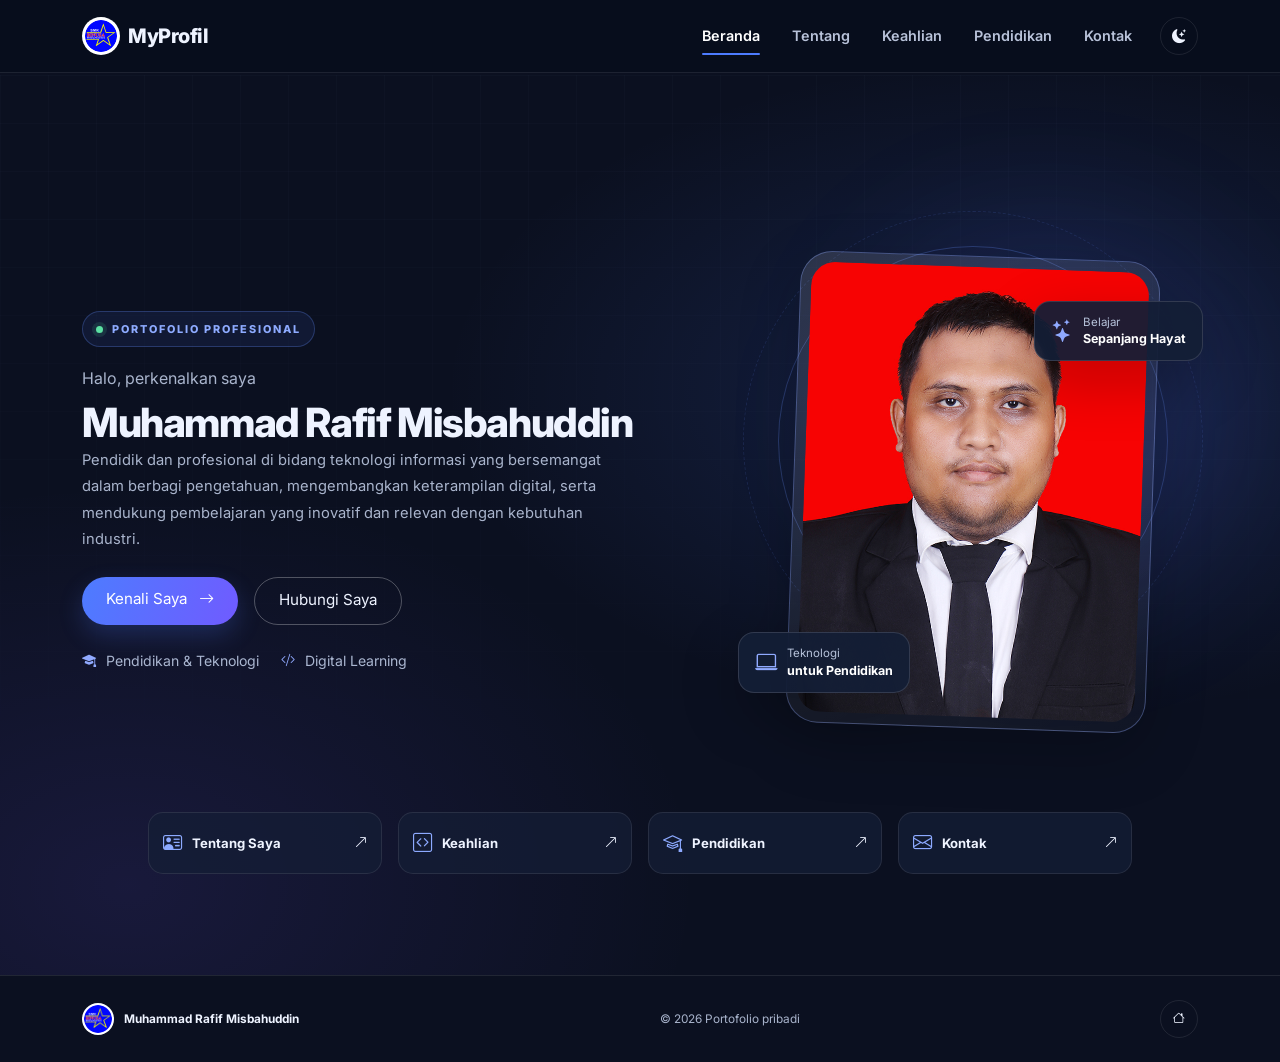
<file: index.html>
<!doctype html>
<html lang="id">
<head>
  <meta charset="utf-8">
  <meta name="viewport" content="width=device-width, initial-scale=1">
  <meta name="description" content="Portofolio Muhammad Rafif Misbahuddin, S.Kom., M.Kom.">
  <title>Beranda</title>
  <link href="https://cdn.jsdelivr.net/npm/bootstrap@5.3.3/dist/css/bootstrap.min.css" rel="stylesheet">
  <link href="https://cdn.jsdelivr.net/npm/bootstrap-icons@1.11.3/font/bootstrap-icons.min.css" rel="stylesheet">
  <link rel="preconnect" href="https://fonts.googleapis.com">
  <link rel="preconnect" href="https://fonts.gstatic.com" crossorigin>
  <link href="https://fonts.googleapis.com/css2?family=Inter:wght@400;500;600;700;800&display=swap" rel="stylesheet">
  <link rel="stylesheet" href="style.css">
</head>
<body>
  <nav class="navbar navbar-expand-lg navbar-dark fixed-top nav-glass">
    <div class="container">
      <a class="navbar-brand d-flex align-items-center gap-2" href="index.html">
        <img src="assets/logo-binusa.png" alt="Logo SMK Bintang Nusantara Binusa" class="brand-logo">
        <span>MyProfil<span class="brand-dot">
      </a>
      <button class="navbar-toggler" type="button" data-bs-toggle="collapse" data-bs-target="#navLinks" aria-controls="navLinks" aria-expanded="false" aria-label="Buka navigasi">
        <span class="navbar-toggler-icon"></span>
      </button>
      <div class="collapse navbar-collapse" id="navLinks">
        <ul class="navbar-nav ms-auto align-items-lg-center gap-lg-2">
          <li class="nav-item"><a class="nav-link active" aria-current="page" href="index.html">Beranda</a></li>
<li class="nav-item"><a class="nav-link "  href="tentang.html">Tentang</a></li>
<li class="nav-item"><a class="nav-link "  href="keahlian.html">Keahlian</a></li>
<li class="nav-item"><a class="nav-link "  href="pendidikan.html">Pendidikan</a></li>
<li class="nav-item"><a class="nav-link "  href="kontak.html">Kontak</a></li>
          <li class="nav-item ms-lg-2"><button id="themeToggle" class="btn btn-sm theme-toggle" type="button" aria-label="Ganti tema"><i class="bi bi-moon-stars-fill"></i></button></li>
        </ul>
      </div>
    </div>
  </nav>
  <main class="inner-page">
    <section id="beranda" class="hero-section">
  <div class="hero-grid"></div>
  <div class="container position-relative">
    <div class="row align-items-center gy-5">
      <div class="col-lg-7 order-2 order-lg-1">
        <div class="eyebrow"><span class="status-dot"></span> PORTOFOLIO PROFESIONAL</div>
        <p class="hero-kicker mb-2">Halo, perkenalkan saya</p>
        <h1 class="hero-title hero-name-one-line">Muhammad Rafif Misbahuddin</h1>
        <p class="hero-description">Pendidik dan profesional di bidang teknologi informasi yang bersemangat dalam berbagi pengetahuan, mengembangkan keterampilan digital, serta mendukung pembelajaran yang inovatif dan relevan dengan kebutuhan industri.</p>
        <div class="d-flex flex-wrap gap-3 mt-4">
          <a href="tentang.html" class="btn btn-primary btn-lg rounded-pill px-4">Kenali Saya <i class="bi bi-arrow-right ms-2"></i></a>
          <a href="kontak.html" class="btn btn-outline-light btn-lg rounded-pill px-4">Hubungi Saya</a>
        </div>
        <div class="hero-socials mt-4"><span><i class="bi bi-mortarboard-fill"></i> Pendidikan & Teknologi</span><span><i class="bi bi-code-slash"></i> Digital Learning</span></div>
      </div>
      <div class="col-lg-5 order-1 order-lg-2">
        <div class="portrait-wrap">
          <div class="portrait-orbit orbit-one"></div><div class="portrait-orbit orbit-two"></div>
          <div class="portrait-card"><img src="assets/foto-pak-rafif.jpg" alt="Foto Muhammad Rafif Misbahuddin, S.Kom., M.Kom." class="portrait"></div>
          <div class="floating-badge badge-top"><i class="bi bi-stars"></i><span>Belajar<br><b>Sepanjang Hayat</b></span></div>
          <div class="floating-badge badge-bottom"><i class="bi bi-laptop"></i><span>Teknologi<br><b>untuk Pendidikan</b></span></div>
        </div>
      </div>
    </div>
    <div class="home-shortcuts row g-3 mt-5">
      <div class="col-6 col-lg-3"><a href="tentang.html" class="shortcut-card"><i class="bi bi-person-vcard"></i><span>Tentang Saya</span><i class="bi bi-arrow-up-right ms-auto"></i></a></div>
      <div class="col-6 col-lg-3"><a href="keahlian.html" class="shortcut-card"><i class="bi bi-code-square"></i><span>Keahlian</span><i class="bi bi-arrow-up-right ms-auto"></i></a></div>
      <div class="col-6 col-lg-3"><a href="pendidikan.html" class="shortcut-card"><i class="bi bi-mortarboard"></i><span>Pendidikan</span><i class="bi bi-arrow-up-right ms-auto"></i></a></div>
      <div class="col-6 col-lg-3"><a href="kontak.html" class="shortcut-card"><i class="bi bi-envelope"></i><span>Kontak</span><i class="bi bi-arrow-up-right ms-auto"></i></a></div>
    </div>
  </div>
</section>
  </main>
  <footer class="site-footer">
    <div class="container d-flex flex-column flex-md-row justify-content-between align-items-center gap-3">
      <div class="footer-brand"><img src="assets/logo-binusa.png" alt="" class="footer-logo"><span>Muhammad Rafif Misbahuddin</span></div>
      <p class="mb-0">© <span id="year"></span> Portofolio pribadi</p>
      <a href="index.html" class="back-top" aria-label="Kembali ke beranda"><i class="bi bi-house"></i></a>
    </div>
  </footer>
  <script src="https://cdn.jsdelivr.net/npm/bootstrap@5.3.3/dist/js/bootstrap.bundle.min.js"></script>
  <script src="script.js"></script>
</body>
</html>
</file>
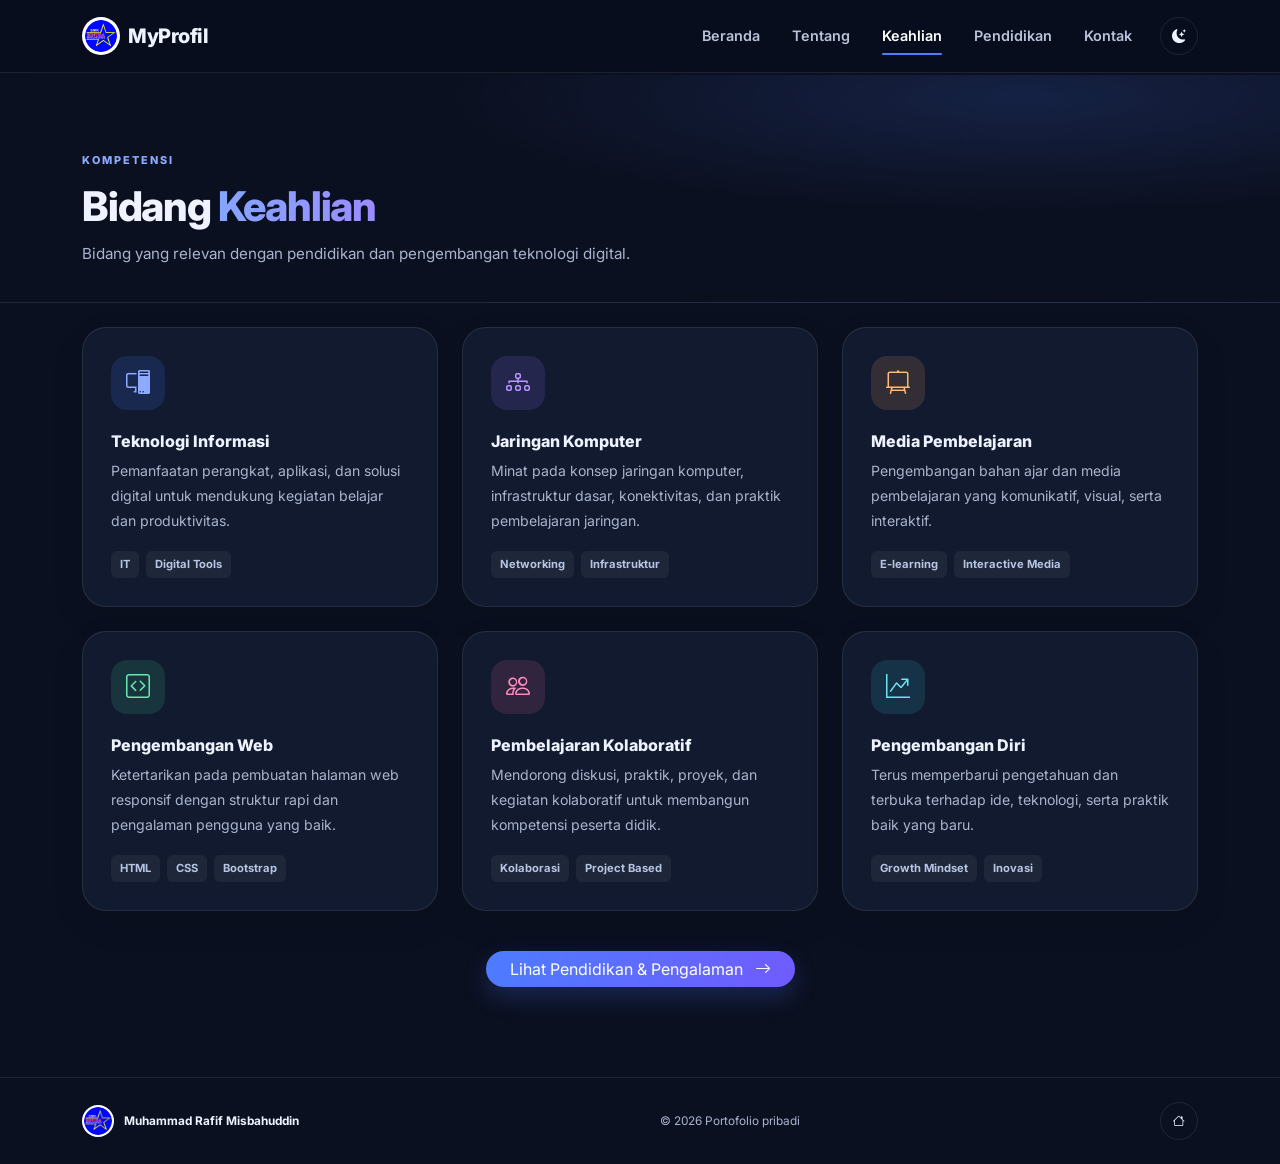
<file: keahlian.html>
<!doctype html>
<html lang="id">
<head>
  <meta charset="utf-8">
  <meta name="viewport" content="width=device-width, initial-scale=1">
  <meta name="description" content="Portofolio profesional Muhammad Rafif Misbahuddin, S.Kom., M.Kom.">
  <title>Keahlian</title>
  <link href="https://cdn.jsdelivr.net/npm/bootstrap@5.3.3/dist/css/bootstrap.min.css" rel="stylesheet">
  <link href="https://cdn.jsdelivr.net/npm/bootstrap-icons@1.11.3/font/bootstrap-icons.min.css" rel="stylesheet">
  <link rel="preconnect" href="https://fonts.googleapis.com">
  <link rel="preconnect" href="https://fonts.gstatic.com" crossorigin>
  <link href="https://fonts.googleapis.com/css2?family=Inter:wght@400;500;600;700;800&display=swap" rel="stylesheet">
  <link rel="stylesheet" href="style.css">
</head>
<body>
  <nav class="navbar navbar-expand-lg navbar-dark fixed-top nav-glass">
    <div class="container">
      <a class="navbar-brand d-flex align-items-center gap-2" href="index.html">
        <img src="assets/logo-binusa.png" alt="Logo SMK Bintang Nusantara Binusa" class="brand-logo">
        <span>MyProfil<span class="brand-dot">
      </a>
      <button class="navbar-toggler" type="button" data-bs-toggle="collapse" data-bs-target="#navLinks" aria-controls="navLinks" aria-expanded="false" aria-label="Buka navigasi">
        <span class="navbar-toggler-icon"></span>
      </button>
      <div class="collapse navbar-collapse" id="navLinks">
        <ul class="navbar-nav ms-auto align-items-lg-center gap-lg-2">
          <li class="nav-item"><a class="nav-link "  href="index.html">Beranda</a></li>
<li class="nav-item"><a class="nav-link "  href="tentang.html">Tentang</a></li>
<li class="nav-item"><a class="nav-link active" aria-current="page" href="keahlian.html">Keahlian</a></li>
<li class="nav-item"><a class="nav-link "  href="pendidikan.html">Pendidikan</a></li>
<li class="nav-item"><a class="nav-link "  href="kontak.html">Kontak</a></li>
          <li class="nav-item ms-lg-2"><button id="themeToggle" class="btn btn-sm theme-toggle" type="button" aria-label="Ganti tema"><i class="bi bi-moon-stars-fill"></i></button></li>
        </ul>
      </div>
    </div>
  </nav>
  <main class="inner-page">
    <section class="page-hero"><div class="container"><span class="section-label">KOMPETENSI</span><h1>Bidang <span>Keahlian</span></h1><p>Bidang yang relevan dengan pendidikan dan pengembangan teknologi digital.</p></div></section>
<section class="section-padding pt-4"><div class="container"><div class="row g-4">
  <div class="col-md-6 col-lg-4"><article class="skill-card h-100"><div class="skill-icon blue"><i class="bi bi-pc-display"></i></div><h2>Teknologi Informasi</h2><p>Pemanfaatan perangkat, aplikasi, dan solusi digital untuk mendukung kegiatan belajar dan produktivitas.</p><div class="skill-tags"><span>IT</span><span>Digital Tools</span></div></article></div>
  <div class="col-md-6 col-lg-4"><article class="skill-card h-100"><div class="skill-icon purple"><i class="bi bi-diagram-3"></i></div><h2>Jaringan Komputer</h2><p>Minat pada konsep jaringan komputer, infrastruktur dasar, konektivitas, dan praktik pembelajaran jaringan.</p><div class="skill-tags"><span>Networking</span><span>Infrastruktur</span></div></article></div>
  <div class="col-md-6 col-lg-4"><article class="skill-card h-100"><div class="skill-icon orange"><i class="bi bi-easel2"></i></div><h2>Media Pembelajaran</h2><p>Pengembangan bahan ajar dan media pembelajaran yang komunikatif, visual, serta interaktif.</p><div class="skill-tags"><span>E-learning</span><span>Interactive Media</span></div></article></div>
  <div class="col-md-6 col-lg-4"><article class="skill-card h-100"><div class="skill-icon green"><i class="bi bi-code-square"></i></div><h2>Pengembangan Web</h2><p>Ketertarikan pada pembuatan halaman web responsif dengan struktur rapi dan pengalaman pengguna yang baik.</p><div class="skill-tags"><span>HTML</span><span>CSS</span><span>Bootstrap</span></div></article></div>
  <div class="col-md-6 col-lg-4"><article class="skill-card h-100"><div class="skill-icon pink"><i class="bi bi-people"></i></div><h2>Pembelajaran Kolaboratif</h2><p>Mendorong diskusi, praktik, proyek, dan kegiatan kolaboratif untuk membangun kompetensi peserta didik.</p><div class="skill-tags"><span>Kolaborasi</span><span>Project Based</span></div></article></div>
  <div class="col-md-6 col-lg-4"><article class="skill-card h-100"><div class="skill-icon cyan"><i class="bi bi-graph-up-arrow"></i></div><h2>Pengembangan Diri</h2><p>Terus memperbarui pengetahuan dan terbuka terhadap ide, teknologi, serta praktik baik yang baru.</p><div class="skill-tags"><span>Growth Mindset</span><span>Inovasi</span></div></article></div>
</div><div class="page-next-link"><a class="btn btn-primary rounded-pill px-4" href="pendidikan.html">Lihat Pendidikan & Pengalaman <i class="bi bi-arrow-right ms-2"></i></a></div></div></section>
  </main>
  <footer class="site-footer">
    <div class="container d-flex flex-column flex-md-row justify-content-between align-items-center gap-3">
      <div class="footer-brand"><img src="assets/logo-binusa.png" alt="" class="footer-logo"><span>Muhammad Rafif Misbahuddin</span></div>
      <p class="mb-0">© <span id="year"></span> Portofolio pribadi</p>
      <a href="index.html" class="back-top" aria-label="Kembali ke beranda"><i class="bi bi-house"></i></a>
    </div>
  </footer>
  <script src="https://cdn.jsdelivr.net/npm/bootstrap@5.3.3/dist/js/bootstrap.bundle.min.js"></script>
  <script src="script.js"></script>
</body>
</html>
</file>
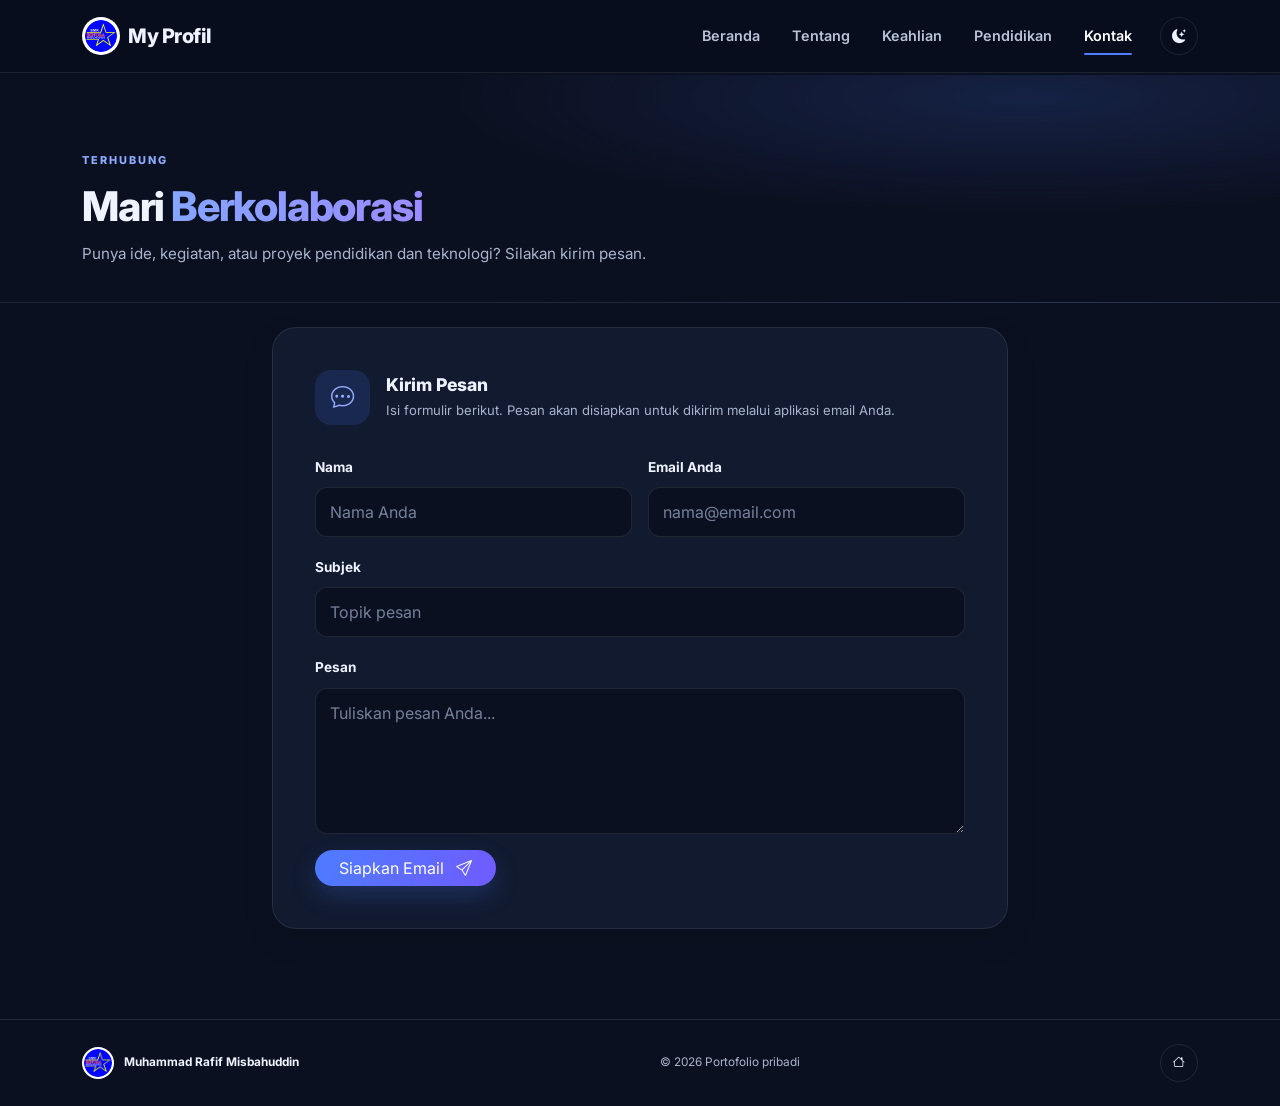
<file: kontak.html>
<!doctype html>
<html lang="id">
<head>
  <meta charset="utf-8">
  <meta name="viewport" content="width=device-width, initial-scale=1">
  <meta name="description" content="Portofolio profesional Muhammad Rafif Misbahuddin, S.Kom., M.Kom.">
  <title>Kontak</title>
  <link href="https://cdn.jsdelivr.net/npm/bootstrap@5.3.3/dist/css/bootstrap.min.css" rel="stylesheet">
  <link href="https://cdn.jsdelivr.net/npm/bootstrap-icons@1.11.3/font/bootstrap-icons.min.css" rel="stylesheet">
  <link rel="preconnect" href="https://fonts.googleapis.com">
  <link rel="preconnect" href="https://fonts.gstatic.com" crossorigin>
  <link href="https://fonts.googleapis.com/css2?family=Inter:wght@400;500;600;700;800&display=swap" rel="stylesheet">
  <link rel="stylesheet" href="style.css">
</head>
<body>
  <nav class="navbar navbar-expand-lg navbar-dark fixed-top nav-glass">
    <div class="container">
      <a class="navbar-brand d-flex align-items-center gap-2" href="index.html">
        <img src="assets/logo-binusa.png" alt="Logo SMK Bintang Nusantara Binusa" class="brand-logo">
        <span>My Profil<span class="brand-dot">
      </a>
      <button class="navbar-toggler" type="button" data-bs-toggle="collapse" data-bs-target="#navLinks" aria-controls="navLinks" aria-expanded="false" aria-label="Buka navigasi">
        <span class="navbar-toggler-icon"></span>
      </button>
      <div class="collapse navbar-collapse" id="navLinks">
        <ul class="navbar-nav ms-auto align-items-lg-center gap-lg-2">
          <li class="nav-item"><a class="nav-link "  href="index.html">Beranda</a></li>
<li class="nav-item"><a class="nav-link "  href="tentang.html">Tentang</a></li>
<li class="nav-item"><a class="nav-link "  href="keahlian.html">Keahlian</a></li>
<li class="nav-item"><a class="nav-link "  href="pendidikan.html">Pendidikan</a></li>
<li class="nav-item"><a class="nav-link active" aria-current="page" href="kontak.html">Kontak</a></li>
          <li class="nav-item ms-lg-2"><button id="themeToggle" class="btn btn-sm theme-toggle" type="button" aria-label="Ganti tema"><i class="bi bi-moon-stars-fill"></i></button></li>
        </ul>
      </div>
    </div>
  </nav>
  <main class="inner-page">
    <section class="page-hero"><div class="container"><span class="section-label">TERHUBUNG</span><h1>Mari <span>Berkolaborasi</span></h1><p>Punya ide, kegiatan, atau proyek pendidikan dan teknologi? Silakan kirim pesan.</p></div></section>
<section class="section-padding pt-4"><div class="container"><div class="row justify-content-center"><div class="col-lg-8"><div class="contact-card">
  <div class="contact-intro"><div class="contact-icon"><i class="bi bi-chat-dots"></i></div><div><h2>Kirim Pesan</h2><p>Isi formulir berikut. Pesan akan disiapkan untuk dikirim melalui aplikasi email Anda.</p></div></div>
  <form id="contactForm" class="row g-3">
    <div class="col-md-6"><label for="nama" class="form-label">Nama</label><input id="nama" name="nama" class="form-control" placeholder="Nama Anda" required></div>
    <div class="col-md-6"><label for="email" class="form-label">Email Anda</label><input id="email" name="email" type="email" class="form-control" placeholder="nama@email.com" required></div>
    <div class="col-12"><label for="subjek" class="form-label">Subjek</label><input id="subjek" name="subjek" class="form-control" placeholder="Topik pesan" required></div>
    <div class="col-12"><label for="pesan" class="form-label">Pesan</label><textarea id="pesan" name="pesan" rows="5" class="form-control" placeholder="Tuliskan pesan Anda..." required></textarea></div>
    <div class="col-12 d-flex flex-wrap align-items-center gap-3"><button class="btn btn-primary rounded-pill px-4" type="submit">Siapkan Email <i class="bi bi-send ms-2"></i></button><span id="formFeedback" class="form-feedback" role="status"></span></div>
  </form>
</div></div></div></div></section>
  </main>
  <footer class="site-footer">
    <div class="container d-flex flex-column flex-md-row justify-content-between align-items-center gap-3">
      <div class="footer-brand"><img src="assets/logo-binusa.png" alt="" class="footer-logo"><span>Muhammad Rafif Misbahuddin</span></div>
      <p class="mb-0">© <span id="year"></span> Portofolio pribadi</p>
      <a href="index.html" class="back-top" aria-label="Kembali ke beranda"><i class="bi bi-house"></i></a>
    </div>
  </footer>
  <script src="https://cdn.jsdelivr.net/npm/bootstrap@5.3.3/dist/js/bootstrap.bundle.min.js"></script>
  <script src="script.js"></script>
</body>
</html>
</file>
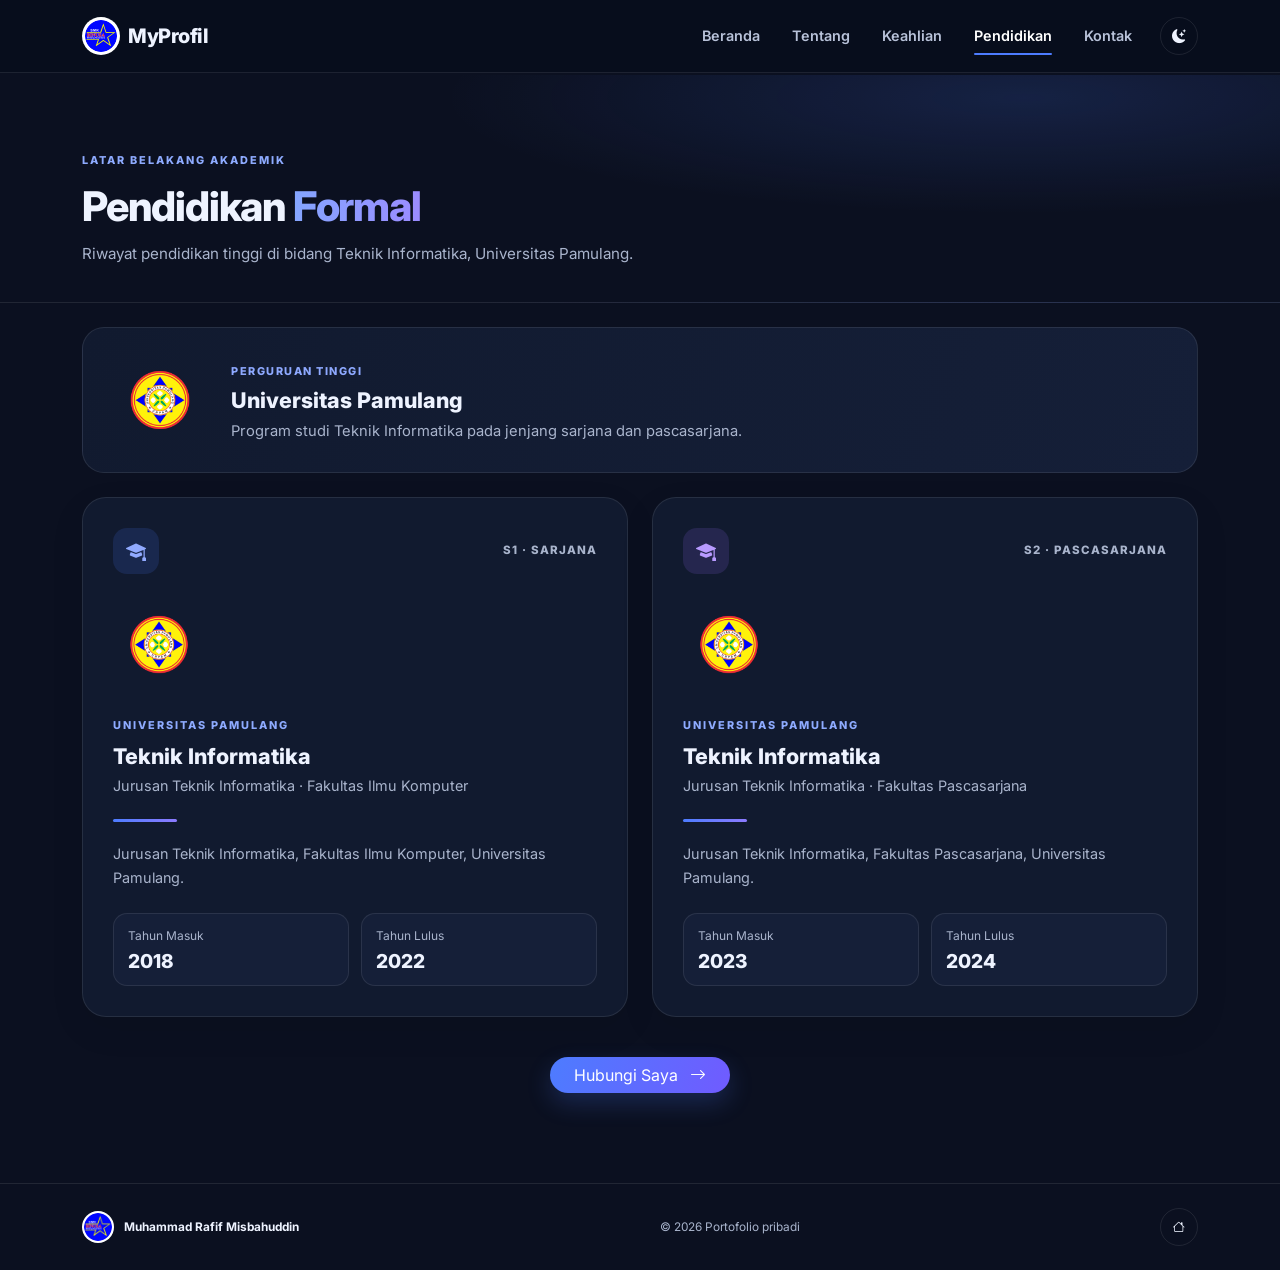
<file: pendidikan.html>
<!doctype html>
<html lang="id">
<head>
  <meta charset="utf-8">
  <meta name="viewport" content="width=device-width, initial-scale=1">
  <meta name="description" content="Portofolio profesional Muhammad Rafif Misbahuddin, S.Kom., M.Kom.">
  <title>Pendidikan dan Pengalaman</title>
  <link href="https://cdn.jsdelivr.net/npm/bootstrap@5.3.3/dist/css/bootstrap.min.css" rel="stylesheet">
  <link href="https://cdn.jsdelivr.net/npm/bootstrap-icons@1.11.3/font/bootstrap-icons.min.css" rel="stylesheet">
  <link rel="preconnect" href="https://fonts.googleapis.com">
  <link rel="preconnect" href="https://fonts.gstatic.com" crossorigin>
  <link href="https://fonts.googleapis.com/css2?family=Inter:wght@400;500;600;700;800&display=swap" rel="stylesheet">
  <link rel="stylesheet" href="style.css">
</head>
<body>
  <nav class="navbar navbar-expand-lg navbar-dark fixed-top nav-glass">
    <div class="container">
      <a class="navbar-brand d-flex align-items-center gap-2" href="index.html">
        <img src="assets/logo-binusa.png" alt="Logo SMK Bintang Nusantara Binusa" class="brand-logo">
        <span>MyProfil<span class="brand-dot">
      </a>
      <button class="navbar-toggler" type="button" data-bs-toggle="collapse" data-bs-target="#navLinks" aria-controls="navLinks" aria-expanded="false" aria-label="Buka navigasi">
        <span class="navbar-toggler-icon"></span>
      </button>
      <div class="collapse navbar-collapse" id="navLinks">
        <ul class="navbar-nav ms-auto align-items-lg-center gap-lg-2">
          <li class="nav-item"><a class="nav-link "  href="index.html">Beranda</a></li>
<li class="nav-item"><a class="nav-link "  href="tentang.html">Tentang</a></li>
<li class="nav-item"><a class="nav-link "  href="keahlian.html">Keahlian</a></li>
<li class="nav-item"><a class="nav-link active" aria-current="page" href="pendidikan.html">Pendidikan</a></li>
<li class="nav-item"><a class="nav-link "  href="kontak.html">Kontak</a></li>
          <li class="nav-item ms-lg-2"><button id="themeToggle" class="btn btn-sm theme-toggle" type="button" aria-label="Ganti tema"><i class="bi bi-moon-stars-fill"></i></button></li>
        </ul>
      </div>
    </div>
  </nav>
  <main class="inner-page">
    <section class="page-hero"><div class="container"><span class="section-label">LATAR BELAKANG AKADEMIK</span><h1>Pendidikan <span>Formal</span></h1><p>Riwayat pendidikan tinggi di bidang Teknik Informatika, Universitas Pamulang.</p></div></section>
<section class="section-padding pt-4"><div class="container">
  <div class="education-intro-card mb-4">
    <img src="assets/logo-unpam.png" alt="Logo Universitas Pamulang (UNPAM)" class="unpam-logo">
    <div><span class="timeline-type">PERGURUAN TINGGI</span><h2>Universitas Pamulang</h2><p>Program studi Teknik Informatika pada jenjang sarjana dan pascasarjana.</p></div>
  </div>
  <div class="row g-4">
    <div class="col-lg-6">
      <article class="education-degree-card h-100">
        <div class="degree-topline"><span class="degree-icon"><i class="bi bi-mortarboard-fill"></i></span><span class="degree-level">S1 · SARJANA</span></div>
        <img src="assets/logo-unpam.png" alt="Logo Universitas Pamulang" class="degree-logo">
        <span class="section-label">UNIVERSITAS PAMULANG</span>
        <h2>Teknik Informatika</h2>
        <p class="degree-subtitle">Jurusan Teknik Informatika · Fakultas Ilmu Komputer</p>
        <div class="degree-divider"></div>
        <p class="degree-description">Jurusan Teknik Informatika, Fakultas Ilmu Komputer, Universitas Pamulang.</p><div class="education-years"><div><span>Tahun Masuk</span><strong>2018</strong></div><div><span>Tahun Lulus</span><strong>2022</strong></div></div>
      </article>
    </div>
    <div class="col-lg-6">
      <article class="education-degree-card h-100">
        <div class="degree-topline"><span class="degree-icon purple"><i class="bi bi-mortarboard-fill"></i></span><span class="degree-level">S2 · PASCASARJANA</span></div>
        <img src="assets/logo-unpam.png" alt="Logo Universitas Pamulang" class="degree-logo">
        <span class="section-label">UNIVERSITAS PAMULANG</span>
        <h2>Teknik Informatika</h2>
        <p class="degree-subtitle">Jurusan Teknik Informatika · Fakultas Pascasarjana</p>
        <div class="degree-divider"></div>
        <p class="degree-description">Jurusan Teknik Informatika, Fakultas Pascasarjana, Universitas Pamulang.</p><div class="education-years"><div><span>Tahun Masuk</span><strong>2023</strong></div><div><span>Tahun Lulus</span><strong>2024</strong></div></div>
      </article>
    </div>
  </div>
  <div class="page-next-link"><a class="btn btn-primary rounded-pill px-4" href="kontak.html">Hubungi Saya <i class="bi bi-arrow-right ms-2"></i></a></div>
</div></section>
  </main>
  <footer class="site-footer">
    <div class="container d-flex flex-column flex-md-row justify-content-between align-items-center gap-3">
      <div class="footer-brand"><img src="assets/logo-binusa.png" alt="" class="footer-logo"><span>Muhammad Rafif Misbahuddin</span></div>
      <p class="mb-0">© <span id="year"></span> Portofolio pribadi</p>
      <a href="index.html" class="back-top" aria-label="Kembali ke beranda"><i class="bi bi-house"></i></a>
    </div>
  </footer>
  <script src="https://cdn.jsdelivr.net/npm/bootstrap@5.3.3/dist/js/bootstrap.bundle.min.js"></script>
  <script src="script.js"></script>
</body>
</html>
</file>
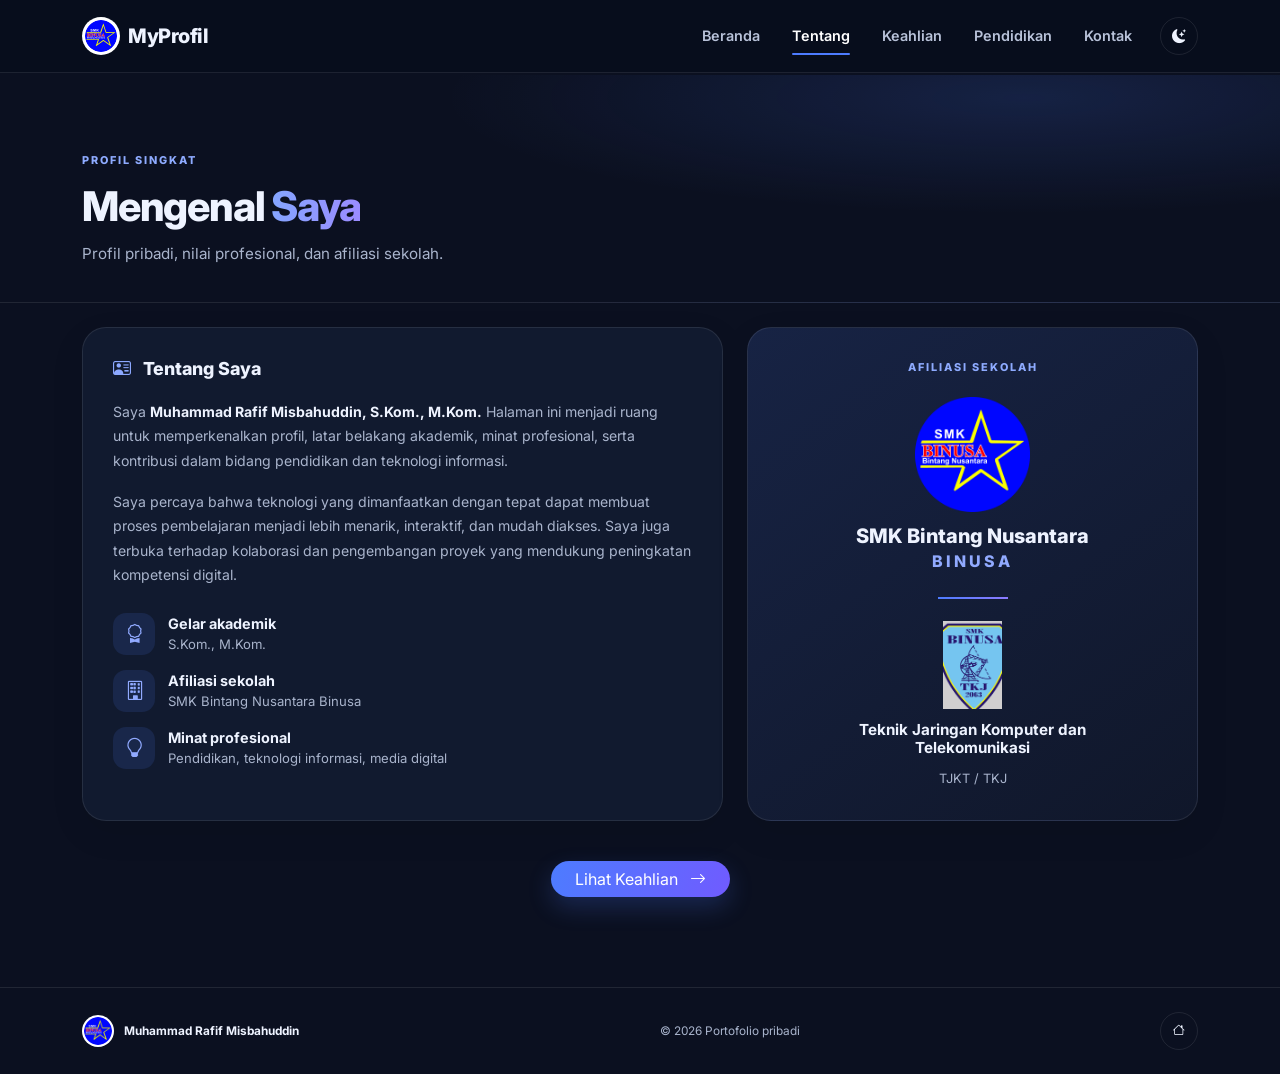
<file: tentang.html>
<!doctype html>
<html lang="id">
<head>
  <meta charset="utf-8">
  <meta name="viewport" content="width=device-width, initial-scale=1">
  <meta name="description" content="Portofolio profesional Muhammad Rafif Misbahuddin, S.Kom., M.Kom.">
  <title>Tentang Saya</title>
  <link href="https://cdn.jsdelivr.net/npm/bootstrap@5.3.3/dist/css/bootstrap.min.css" rel="stylesheet">
  <link href="https://cdn.jsdelivr.net/npm/bootstrap-icons@1.11.3/font/bootstrap-icons.min.css" rel="stylesheet">
  <link rel="preconnect" href="https://fonts.googleapis.com">
  <link rel="preconnect" href="https://fonts.gstatic.com" crossorigin>
  <link href="https://fonts.googleapis.com/css2?family=Inter:wght@400;500;600;700;800&display=swap" rel="stylesheet">
  <link rel="stylesheet" href="style.css">
</head>
<body>
  <nav class="navbar navbar-expand-lg navbar-dark fixed-top nav-glass">
    <div class="container">
      <a class="navbar-brand d-flex align-items-center gap-2" href="index.html">
        <img src="assets/logo-binusa.png" alt="Logo SMK Bintang Nusantara Binusa" class="brand-logo">
        <span>MyProfil<span class="brand-dot">
      </a>
      <button class="navbar-toggler" type="button" data-bs-toggle="collapse" data-bs-target="#navLinks" aria-controls="navLinks" aria-expanded="false" aria-label="Buka navigasi">
        <span class="navbar-toggler-icon"></span>
      </button>
      <div class="collapse navbar-collapse" id="navLinks">
        <ul class="navbar-nav ms-auto align-items-lg-center gap-lg-2">
          <li class="nav-item"><a class="nav-link "  href="index.html">Beranda</a></li>
<li class="nav-item"><a class="nav-link active" aria-current="page" href="tentang.html">Tentang</a></li>
<li class="nav-item"><a class="nav-link "  href="keahlian.html">Keahlian</a></li>
<li class="nav-item"><a class="nav-link "  href="pendidikan.html">Pendidikan</a></li>
<li class="nav-item"><a class="nav-link "  href="kontak.html">Kontak</a></li>
          <li class="nav-item ms-lg-2"><button id="themeToggle" class="btn btn-sm theme-toggle" type="button" aria-label="Ganti tema"><i class="bi bi-moon-stars-fill"></i></button></li>
        </ul>
      </div>
    </div>
  </nav>
  <main class="inner-page">
    <section class="page-hero"><div class="container"><span class="section-label">PROFIL SINGKAT</span><h1>Mengenal <span>Saya</span></h1><p>Profil pribadi, nilai profesional, dan afiliasi sekolah.</p></div></section>
<section class="section-padding pt-4"><div class="container"><div class="row g-4 align-items-stretch">
  <div class="col-lg-7"><div class="content-card h-100"><h2 class="card-heading"><i class="bi bi-person-vcard"></i> Tentang Saya</h2>
  <p>Saya <strong>Muhammad Rafif Misbahuddin, S.Kom., M.Kom.</strong> Halaman ini menjadi ruang untuk memperkenalkan profil, latar belakang akademik, minat profesional, serta kontribusi dalam bidang pendidikan dan teknologi informasi.</p>
  <p>Saya percaya bahwa teknologi yang dimanfaatkan dengan tepat dapat membuat proses pembelajaran menjadi lebih menarik, interaktif, dan mudah diakses. Saya juga terbuka terhadap kolaborasi dan pengembangan proyek yang mendukung peningkatan kompetensi digital.</p>
  <div class="info-list">
    <div><i class="bi bi-award"></i><span><b>Gelar akademik</b><small>S.Kom., M.Kom.</small></span></div>
    <div><i class="bi bi-building"></i><span><b>Afiliasi sekolah</b><small>SMK Bintang Nusantara Binusa</small></span></div>
    <div><i class="bi bi-lightbulb"></i><span><b>Minat profesional</b><small>Pendidikan, teknologi informasi, media digital</small></span></div>
  </div></div></div>
  <div class="col-lg-5"><div class="school-card h-100"><span class="section-label">AFILIASI SEKOLAH</span><img src="assets/logo-binusa.png" alt="Logo SMK Bintang Nusantara Binusa" class="school-logo"><h2>SMK Bintang Nusantara</h2><p class="school-subtitle">BINUSA</p><div class="school-divider"></div><img src="assets/logo-tkj.png" alt="Logo TKJ SMK Bintang Nusantara Binusa" class="tkj-logo"><h3>Teknik Jaringan Komputer dan Telekomunikasi</h3><p class="muted-small">TJKT / TKJ</p></div></div>
</div><div class="page-next-link"><a class="btn btn-primary rounded-pill px-4" href="keahlian.html">Lihat Keahlian <i class="bi bi-arrow-right ms-2"></i></a></div></div></section>
  </main>
  <footer class="site-footer">
    <div class="container d-flex flex-column flex-md-row justify-content-between align-items-center gap-3">
      <div class="footer-brand"><img src="assets/logo-binusa.png" alt="" class="footer-logo"><span>Muhammad Rafif Misbahuddin</span></div>
      <p class="mb-0">© <span id="year"></span> Portofolio pribadi</p>
      <a href="index.html" class="back-top" aria-label="Kembali ke beranda"><i class="bi bi-house"></i></a>
    </div>
  </footer>
  <script src="https://cdn.jsdelivr.net/npm/bootstrap@5.3.3/dist/js/bootstrap.bundle.min.js"></script>
  <script src="script.js"></script>
</body>
</html>
</file>
<file: style.css>
:root{--bg:#0b1020;--surface:#111a2f;--surface-2:#151f38;--text:#eef3ff;--muted:#a9b4cc;--primary:#4d7cff;--border:rgba(255,255,255,.09);--nav-bg:rgba(8,13,28,.86);--shadow:0 20px 60px rgba(0,0,0,.22)}
*{box-sizing:border-box}html{scroll-behavior:smooth;scroll-padding-top:82px}body{font-family:'Inter',sans-serif;background:var(--bg);color:var(--text);line-height:1.7;overflow-x:hidden}a{text-decoration:none}.nav-glass{background:var(--nav-bg);backdrop-filter:blur(16px);border-bottom:1px solid var(--border)}.navbar{padding:12px 0}.navbar-brand{font-weight:800;letter-spacing:-.5px;color:var(--text)}.brand-logo{width:38px;height:38px;object-fit:contain;background:#fff;border-radius:50%;padding:3px}.brand-dot{color:#7a9cff}.nav-link{color:#b8c2d9;font-size:.9rem;font-weight:600;padding:9px 12px!important}.nav-link:hover,.nav-link.active{color:#fff}.nav-link.active{position:relative}.nav-link.active:after{content:'';position:absolute;bottom:2px;left:12px;right:12px;height:2px;background:var(--primary);border-radius:2px}.theme-toggle{border:1px solid var(--border);color:var(--text);border-radius:50%;width:38px;height:38px}
.hero-section{min-height:100vh;display:flex;align-items:center;padding:135px 0 75px;position:relative;isolation:isolate;background:radial-gradient(ellipse at 80% 35%,rgba(77,124,255,.17),transparent 40%),radial-gradient(ellipse at 10% 90%,rgba(122,92,255,.12),transparent 35%)}.hero-grid{position:absolute;inset:0;z-index:-1;opacity:.18;background-image:linear-gradient(rgba(150,170,220,.14) 1px,transparent 1px),linear-gradient(90deg,rgba(150,170,220,.14) 1px,transparent 1px);background-size:48px 48px;mask-image:linear-gradient(to bottom,black,transparent 90%)}.eyebrow,.section-label{display:inline-flex;align-items:center;gap:9px;color:#8eabff;letter-spacing:2px;font-size:.73rem;font-weight:800}.eyebrow{border:1px solid rgba(105,143,255,.27);background:rgba(77,124,255,.09);padding:8px 13px;border-radius:50px;margin-bottom:23px}.status-dot{width:7px;height:7px;background:#5ce1a3;border-radius:50%;box-shadow:0 0 0 4px rgba(92,225,163,.12)}.hero-kicker{color:var(--muted);font-size:1.15rem}.hero-title{font-weight:800;letter-spacing:-2.6px;line-height:1.05;font-size:clamp(2.8rem,6vw,5.1rem);margin:0}.hero-title span,.page-hero h1 span{background:linear-gradient(95deg,#84a6ff,#9b8bff);color:transparent;background-clip:text}.credentials{font-weight:700;font-size:1.25rem;color:#b4c6ff;margin-top:15px}.hero-description{color:var(--muted);max-width:620px;font-size:1.02rem}.btn-primary{background:linear-gradient(110deg,#4d7cff,#705bff);border:0;box-shadow:0 10px 25px rgba(77,124,255,.22)}.btn-primary:hover{background:linear-gradient(110deg,#628bff,#806dff);transform:translateY(-2px)}.btn-outline-light{border-color:rgba(255,255,255,.28);color:var(--text)}.hero-socials{display:flex;flex-wrap:wrap;gap:22px;color:#aab6d0;font-size:.88rem}.hero-socials i{color:#91aaff;margin-right:6px}.portrait-wrap{position:relative;max-width:400px;margin:0 auto;padding:20px}.portrait-card{padding:10px;border:1px solid rgba(145,170,255,.35);background:linear-gradient(145deg,rgba(255,255,255,.12),rgba(255,255,255,.025));border-radius:32px;transform:rotate(2deg);box-shadow:var(--shadow);position:relative;z-index:1}.portrait{display:block;width:100%;height:450px;object-fit:cover;object-position:center top;border-radius:24px}.portrait-orbit{position:absolute;border:1px solid rgba(105,143,255,.28);border-radius:50%}.orbit-one{width:390px;height:390px;top:10px;left:5px}.orbit-two{width:460px;height:460px;top:-25px;left:-30px;border-style:dashed;opacity:.5}.floating-badge{position:absolute;z-index:2;display:flex;gap:10px;align-items:center;background:rgba(20,30,54,.94);border:1px solid rgba(255,255,255,.13);box-shadow:var(--shadow);padding:12px 16px;border-radius:16px;font-size:.72rem;color:#b6c2da;line-height:1.45}.floating-badge i{font-size:1.4rem;color:#90aaff}.floating-badge b{color:#fff;font-size:.78rem}.badge-top{top:65px;right:-30px}.badge-bottom{bottom:55px;left:-35px}
.home-shortcuts{max-width:1000px;margin-left:auto;margin-right:auto}.shortcut-card{height:100%;display:flex;align-items:center;gap:10px;padding:16px;background:rgba(20,30,54,.75);border:1px solid var(--border);border-radius:15px;color:var(--text);font-size:.88rem;font-weight:700;transition:.2s}.shortcut-card>i:first-child{font-size:1.2rem;color:#8daaff}.shortcut-card:hover{transform:translateY(-4px);border-color:rgba(113,145,255,.45);color:#fff}
.inner-page{padding-top:75px;min-height:80vh}.page-hero{padding:70px 0 35px;background:radial-gradient(ellipse at 80% 10%,rgba(77,124,255,.16),transparent 40%);border-bottom:1px solid var(--border)}.page-hero h1{font-size:clamp(2.3rem,5vw,3.7rem);font-weight:800;letter-spacing:-1.8px;margin:10px 0}.page-hero p{color:var(--muted);max-width:700px;margin:0}.section-padding{padding:90px 0}.content-card,.school-card,.skill-card,.contact-card{background:var(--surface);border:1px solid var(--border);border-radius:24px;padding:30px;box-shadow:0 12px 35px rgba(0,0,0,.08)}.card-heading{font-size:1.25rem;font-weight:800;margin-bottom:20px}.card-heading i{color:#8ca8ff;margin-right:8px}.content-card p{color:var(--muted)}.content-card strong{color:var(--text)}.info-list{display:grid;gap:15px;margin-top:25px}.info-list>div{display:flex;align-items:center;gap:13px}.info-list>div>i{width:42px;height:42px;display:grid;place-items:center;background:rgba(77,124,255,.13);color:#91aaff;border-radius:13px;font-size:1.2rem}.info-list span{display:flex;flex-direction:column;line-height:1.45}.info-list b{font-size:.9rem}.info-list small{color:var(--muted);font-size:.82rem}.school-card{text-align:center;display:flex;flex-direction:column;align-items:center;justify-content:center;background:linear-gradient(145deg,#172344,#10172a)}.school-logo{width:115px;height:115px;object-fit:contain;margin:20px auto 12px}.school-card h2{font-weight:800;font-size:1.25rem;margin:0}.school-subtitle{color:#91aaff;font-weight:800;letter-spacing:3px;margin:0}.school-divider{width:70px;height:2px;background:linear-gradient(90deg,#4d7cff,#8c7bff);margin:22px 0}.tkj-logo{width:75px;height:88px;object-fit:contain;margin-bottom:12px}.school-card h3{font-size:.95rem;font-weight:700;max-width:270px}.muted-small{color:var(--muted);font-size:.8rem;margin:3px 0 0}
.skill-card{padding:28px;transition:transform .25s,border-color .25s,background .25s}.skill-card:hover{transform:translateY(-7px);border-color:rgba(113,145,255,.45);background:var(--surface-2)}.skill-card h2{font-weight:800;font-size:1.08rem}.skill-card p{color:var(--muted);font-size:.91rem}.skill-icon{width:54px;height:54px;border-radius:16px;display:grid;place-items:center;font-size:1.5rem;margin-bottom:22px}.skill-icon.blue{background:rgba(77,124,255,.15);color:#8daaff}.skill-icon.purple{background:rgba(155,110,255,.15);color:#b89aff}.skill-icon.orange{background:rgba(255,169,92,.14);color:#ffba78}.skill-icon.green{background:rgba(73,219,158,.13);color:#69e6b0}.skill-icon.pink{background:rgba(255,105,168,.13);color:#ff8dbd}.skill-icon.cyan{background:rgba(60,208,232,.13);color:#6de3f5}.skill-tags{display:flex;gap:7px;flex-wrap:wrap;margin-top:18px}.skill-tags span{background:rgba(255,255,255,.055);color:#b7c5e3;padding:4px 9px;border-radius:6px;font-size:.7rem;font-weight:700}
.timeline{max-width:760px;position:relative}.timeline:before{content:'';position:absolute;top:10px;bottom:15px;left:24px;width:1px;background:linear-gradient(#4d7cff,rgba(77,124,255,.05))}.timeline-item{display:flex;gap:22px;position:relative;margin-bottom:22px}.timeline-marker{z-index:1;width:49px;height:49px;min-width:49px;display:grid;place-items:center;background:#182748;border:1px solid rgba(115,150,255,.4);border-radius:50%;color:#a0b5ff;font-size:1.15rem}.timeline-content{flex:1;background:var(--surface);border:1px solid var(--border);border-radius:18px;padding:22px 25px}.timeline-type{font-size:.68rem;letter-spacing:1.5px;color:#8ea9ff;font-weight:800}.timeline-content h2{font-size:1.1rem;font-weight:800;margin:5px 0}.timeline-content p{margin:0 0 4px;color:#d5def2}.timeline-content small{color:var(--muted)}.notice-card{display:flex;gap:12px;align-items:flex-start;background:rgba(77,124,255,.08);border:1px solid rgba(77,124,255,.18);padding:16px 18px;border-radius:14px;color:var(--muted);font-size:.88rem}.notice-card i{color:#8ca8ff;font-size:1.2rem}.page-next-link{display:flex;justify-content:center;margin-top:40px}
.contact-card{padding:clamp(22px,4vw,42px)}.contact-intro{display:flex;align-items:center;gap:16px;margin-bottom:28px}.contact-icon{display:grid;place-items:center;width:55px;height:55px;flex-shrink:0;background:rgba(77,124,255,.15);color:#93acff;border-radius:16px;font-size:1.45rem}.contact-intro h2{font-size:1.2rem;font-weight:800;margin:0 0 3px}.contact-intro p{color:var(--muted);font-size:.86rem;margin:0}.form-label{font-weight:700;font-size:.85rem}.form-control{background:var(--bg);border:1px solid var(--border);color:var(--text);border-radius:12px;padding:12px 14px}.form-control:focus{background:var(--bg);color:var(--text);border-color:#6386ff;box-shadow:0 0 0 .2rem rgba(77,124,255,.15)}.form-control::placeholder{color:#74809b}.form-feedback{color:#7de5b1;font-size:.84rem}.privacy-note{color:var(--muted);font-size:.76rem;margin:20px 0 0}
.site-footer{padding:24px 0;border-top:1px solid var(--border);color:var(--muted);font-size:.78rem}.footer-brand{display:flex;align-items:center;gap:10px;color:var(--text);font-weight:700}.footer-logo{width:32px;height:32px;object-fit:contain;background:#fff;border-radius:50%;padding:2px}.back-top{display:grid;place-items:center;width:38px;height:38px;border:1px solid var(--border);border-radius:50%;color:var(--text)}
body.light-theme{--bg:#f4f7ff;--surface:#fff;--surface-2:#f8faff;--text:#18213a;--muted:#66718b;--border:rgba(25,45,90,.12);--nav-bg:rgba(247,249,255,.92);--shadow:0 20px 60px rgba(25,45,90,.12)}body.light-theme .hero-section{background:radial-gradient(ellipse at 80% 35%,rgba(77,124,255,.14),transparent 40%),#f4f7ff}body.light-theme .nav-link{color:#5d6881}body.light-theme .nav-link:hover,body.light-theme .nav-link.active{color:#17213a}body.light-theme .btn-outline-light{color:#17213a;border-color:rgba(25,45,90,.25)}body.light-theme .floating-badge{background:rgba(255,255,255,.96);color:#65718b}body.light-theme .floating-badge b{color:#18213a}body.light-theme .school-card{background:linear-gradient(145deg,#fff,#edf2ff)}body.light-theme .timeline-content p{color:#34405a}body.light-theme .form-control,body.light-theme .form-control:focus{background:#f9faff;color:var(--text)}
@media(max-width:991.98px){.navbar-collapse{padding:14px 0 8px}.nav-link.active:after{display:none}.hero-section{padding-top:120px}.portrait-wrap{max-width:340px}.portrait{height:390px}.orbit-one{width:330px;height:330px}.orbit-two{width:380px;height:380px}.badge-top{right:-15px}.badge-bottom{left:-15px}.inner-page{padding-top:70px}}
@media(max-width:575.98px){.section-padding{padding:65px 0}.hero-section{padding:105px 0 60px}.hero-title{letter-spacing:-1.5px}.portrait-wrap{max-width:285px;padding:13px}.portrait{height:330px}.orbit-one{width:270px;height:270px;left:10px}.orbit-two{width:310px;height:310px;left:-10px}.floating-badge{padding:9px 11px}.badge-top{right:-20px;top:45px}.badge-bottom{left:-20px;bottom:35px}.content-card,.school-card,.skill-card{padding:23px}.timeline-item{gap:13px}.timeline-marker{width:42px;height:42px;min-width:42px}.timeline:before{left:20px}.timeline-content{padding:18px}.footer-brand{text-align:center}.site-footer .container{text-align:center}.page-hero{padding:55px 0 28px}}
@media(prefers-reduced-motion:reduce){html{scroll-behavior:auto}*,*:before,*:after{animation-duration:.01ms!important;transition-duration:.01ms!important}}


/* ===== Animasi tambahan ===== */
@keyframes fadeUpIn {
  from { opacity: 0; transform: translate3d(0, 26px, 0); }
  to { opacity: 1; transform: translate3d(0, 0, 0); }
}
@keyframes fadeInSoft {
  from { opacity: 0; }
  to { opacity: 1; }
}
@keyframes floatPortrait {
  0%, 100% { transform: translateY(0) rotate(2deg); }
  50% { transform: translateY(-10px) rotate(1deg); }
}
@keyframes orbitSpin {
  from { transform: rotate(0deg); }
  to { transform: rotate(360deg); }
}
@keyframes badgeFloat {
  0%, 100% { transform: translateY(0); }
  50% { transform: translateY(-7px); }
}
@keyframes glowPulse {
  0%, 100% { opacity: .35; filter: blur(0); }
  50% { opacity: .75; filter: blur(3px); }
}
@keyframes shineSweep {
  0% { transform: translateX(-140%) skewX(-18deg); }
  100% { transform: translateX(240%) skewX(-18deg); }
}
@keyframes navDrop {
  from { opacity: 0; transform: translateY(-8px); }
  to { opacity: 1; transform: translateY(0); }
}
@keyframes statusBlink {
  0%, 100% { box-shadow: 0 0 0 4px rgba(92,225,163,.12); }
  50% { box-shadow: 0 0 0 7px rgba(92,225,163,.04); }
}
.status-dot { animation: statusBlink 2s ease-in-out infinite; }
.navbar-brand { transition: transform .25s ease; }
.navbar-brand:hover { transform: translateY(-2px); }
.navbar .nav-link { transition: color .2s ease, transform .2s ease; }
.navbar .nav-link:hover { transform: translateY(-2px); }
.hero-section::before {
  content: "";
  position: absolute;
  z-index: -1;
  width: 360px;
  height: 360px;
  top: 18%;
  right: 4%;
  border-radius: 50%;
  background: rgba(83, 111, 255, .13);
  filter: blur(70px);
  animation: glowPulse 6s ease-in-out infinite;
  pointer-events: none;
}
.hero-section .eyebrow { animation: fadeUpIn .65s both; }
.hero-title { animation: fadeUpIn .8s .08s both; }
.hero-description { animation: fadeUpIn .8s .18s both; }
.hero-section .btn { animation: fadeUpIn .7s .25s both; transition: transform .22s ease, box-shadow .22s ease; }
.portrait-card { animation: floatPortrait 6s ease-in-out infinite; }
.orbit-one { animation: fadeInSoft 1.1s both; }
.orbit-two { animation: orbitSpin 42s linear infinite; }
.badge-top { animation: badgeFloat 4.5s ease-in-out infinite; }
.badge-bottom { animation: badgeFloat 5.2s ease-in-out .6s infinite; }
.shortcut-card { position: relative; overflow: hidden; }
.shortcut-card::after {
  content: "";
  position: absolute;
  inset: -20% auto -20% -35%;
  width: 25%;
  background: linear-gradient(90deg, transparent, rgba(255,255,255,.13), transparent);
  transform: translateX(-140%) skewX(-18deg);
  pointer-events: none;
}
.shortcut-card:hover::after { animation: shineSweep .8s ease; }
.skill-card, .content-card, .school-card, .timeline-content, .contact-card {
  transition: transform .25s ease, border-color .25s ease, box-shadow .25s ease;
}
.content-card:hover, .school-card:hover, .timeline-content:hover, .contact-card:hover {
  border-color: rgba(113,145,255,.35);
  box-shadow: 0 18px 45px rgba(0,0,0,.12);
}
.skill-icon { transition: transform .3s ease; }
.skill-card:hover .skill-icon { transform: rotate(-7deg) scale(1.08); }
.theme-toggle { transition: transform .25s ease, background .25s ease; }
.theme-toggle:hover { transform: rotate(12deg) scale(1.06); }
.btn-primary, .btn-outline-light { transition: transform .2s ease, box-shadow .2s ease, background .2s ease; }
.page-hero .section-label { animation: fadeUpIn .5s both; }
.page-hero h1 { animation: fadeUpIn .65s .08s both; }
.page-hero p { animation: fadeUpIn .65s .16s both; }

/* Elemen muncul saat masuk ke area pandang; jika JS mati, konten tetap terlihat. */
.js-motion .reveal-on-scroll {
  opacity: 0;
  transform: translateY(22px);
  transition: opacity .65s ease, transform .65s cubic-bezier(.2,.75,.25,1);
}
.js-motion .reveal-on-scroll.is-visible {
  opacity: 1;
  transform: translateY(0);
}
.js-motion .reveal-on-scroll[data-delay="1"] { transition-delay: .08s; }
.js-motion .reveal-on-scroll[data-delay="2"] { transition-delay: .16s; }
.js-motion .reveal-on-scroll[data-delay="3"] { transition-delay: .24s; }
.js-motion .reveal-on-scroll[data-delay="4"] { transition-delay: .32s; }

@media (prefers-reduced-motion: reduce) {
  *, *::before, *::after {
    animation-duration: .01ms !important;
    animation-iteration-count: 1 !important;
    scroll-behavior: auto !important;
    transition-duration: .01ms !important;
  }
  .js-motion .reveal-on-scroll { opacity: 1; transform: none; }
}


/* ===== Penyesuaian tipografi: lebih proporsional di layar PC ===== */
@media (min-width: 992px) {
  .hero-title {
    font-size: clamp(2.65rem, 4.05vw, 3.85rem);
    letter-spacing: -1.8px;
    line-height: 1.08;
  }
  .hero-kicker { font-size: 1rem; }
  .credentials { font-size: 1.1rem; margin-top: 12px; }
  .hero-description { font-size: .94rem; line-height: 1.8; max-width: 560px; }
  .eyebrow { font-size: .68rem; margin-bottom: 18px; }
  .hero-section .btn { font-size: .95rem; padding-top: .72rem; padding-bottom: .72rem; }
  .page-hero h1 { font-size: clamp(2.25rem, 3.2vw, 3rem); letter-spacing: -1.2px; }
  .page-hero p { font-size: .95rem; }
  .section-label { font-size: .68rem; }
  .content-card p, .skill-card p { font-size: .88rem; line-height: 1.75; }
  .card-heading { font-size: 1.12rem; }
  .skill-card h2 { font-size: 1rem; }
  .timeline-content h2 { font-size: 1.02rem; }
  .timeline-content p, .timeline-content small { font-size: .86rem; }
  .contact-intro h2 { font-size: 1.1rem; }
  .contact-intro p { font-size: .82rem; }
  .shortcut-card { font-size: .82rem; padding: 14px; }
  .site-footer { font-size: .74rem; }
}
@media (min-width: 1200px) {
  .hero-title { font-size: 3.65rem; }
  .hero-description { font-size: .92rem; }
}
@media (min-width: 992px) and (max-width: 1199.98px) {
  .hero-title { font-size: 2.8rem; }
  .portrait { height: 390px; }
  .portrait-wrap { max-width: 340px; }
}


/* Nama pada hero index tetap satu baris di layar desktop, tanpa gelar. */
.hero-name-one-line {
  white-space: nowrap;
  font-size: clamp(2rem, 3.15vw, 3.35rem);
  letter-spacing: -1.4px;
  line-height: 1.15;
}
@media (min-width: 992px) and (max-width: 1199.98px) {
  .hero-name-one-line { font-size: clamp(1.9rem, 2.8vw, 2.55rem); letter-spacing: -1.1px; }
}
@media (max-width: 575.98px) {
  .hero-name-one-line {
    white-space: normal;
    font-size: clamp(2rem, 8vw, 2.8rem);
    letter-spacing: -1.2px;
  }
}


/* Riwayat pendidikan Universitas Pamulang */
.education-intro-card {
  display: flex;
  align-items: center;
  gap: 24px;
  padding: 25px 30px;
  border: 1px solid var(--border);
  border-radius: 22px;
  background: linear-gradient(110deg, var(--surface), var(--surface-2));
}
.unpam-logo { width: 94px; height: 94px; object-fit: contain; flex: 0 0 auto; }
.education-intro-card h2 { font-size: 1.35rem; font-weight: 800; margin: 5px 0; }
.education-intro-card p { color: var(--muted); margin: 0; font-size: .92rem; }
.education-degree-card {
  padding: 30px;
  background: var(--surface);
  border: 1px solid var(--border);
  border-radius: 24px;
  box-shadow: 0 12px 35px rgba(0,0,0,.08);
  transition: transform .25s ease, border-color .25s ease, box-shadow .25s ease;
}
.education-degree-card:hover { transform: translateY(-6px); border-color: rgba(113,145,255,.45); box-shadow: 0 18px 45px rgba(0,0,0,.12); }
.degree-topline { display: flex; align-items: center; justify-content: space-between; gap: 12px; }
.degree-icon { width: 46px; height: 46px; display: grid; place-items: center; background: rgba(77,124,255,.15); color: #91aaff; border-radius: 14px; font-size: 1.25rem; }
.degree-icon.purple { background: rgba(155,110,255,.15); color: #b89aff; }
.degree-level { color: var(--muted); font-weight: 800; font-size: .72rem; letter-spacing: 1px; }
.degree-logo { display: block; width: 92px; height: 92px; object-fit: contain; margin: 24px 0 20px; }
.education-degree-card h2 { font-size: 1.35rem; font-weight: 800; margin: 7px 0 4px; }
.degree-subtitle { color: var(--muted); font-size: .9rem; margin: 0; }
.degree-divider { width: 64px; height: 3px; border-radius: 3px; background: linear-gradient(90deg,#4d7cff,#8c7bff); margin: 20px 0; }
.degree-description { color: var(--muted); font-size: .9rem; margin: 0; }
@media (max-width: 575.98px) {
  .education-intro-card { padding: 20px; gap: 15px; align-items: flex-start; }
  .unpam-logo { width: 68px; height: 68px; }
  .education-intro-card h2 { font-size: 1.1rem; }
  .education-intro-card p { font-size: .82rem; }
  .education-degree-card { padding: 23px; }
}


/* Tahun masuk dan tahun lulus pada kartu pendidikan */
.education-years {
  display: grid;
  grid-template-columns: repeat(2, minmax(0, 1fr));
  gap: 12px;
  margin-top: 22px;
}
.education-years > div {
  display: flex;
  flex-direction: column;
  gap: 4px;
  padding: 12px 14px;
  border: 1px solid var(--border);
  border-radius: 14px;
  background: var(--surface-2);
}
.education-years span {
  color: var(--muted);
  font-size: .75rem;
}
.education-years strong {
  font-size: 1.2rem;
  line-height: 1.2;
  font-weight: 800;
}
</file>
